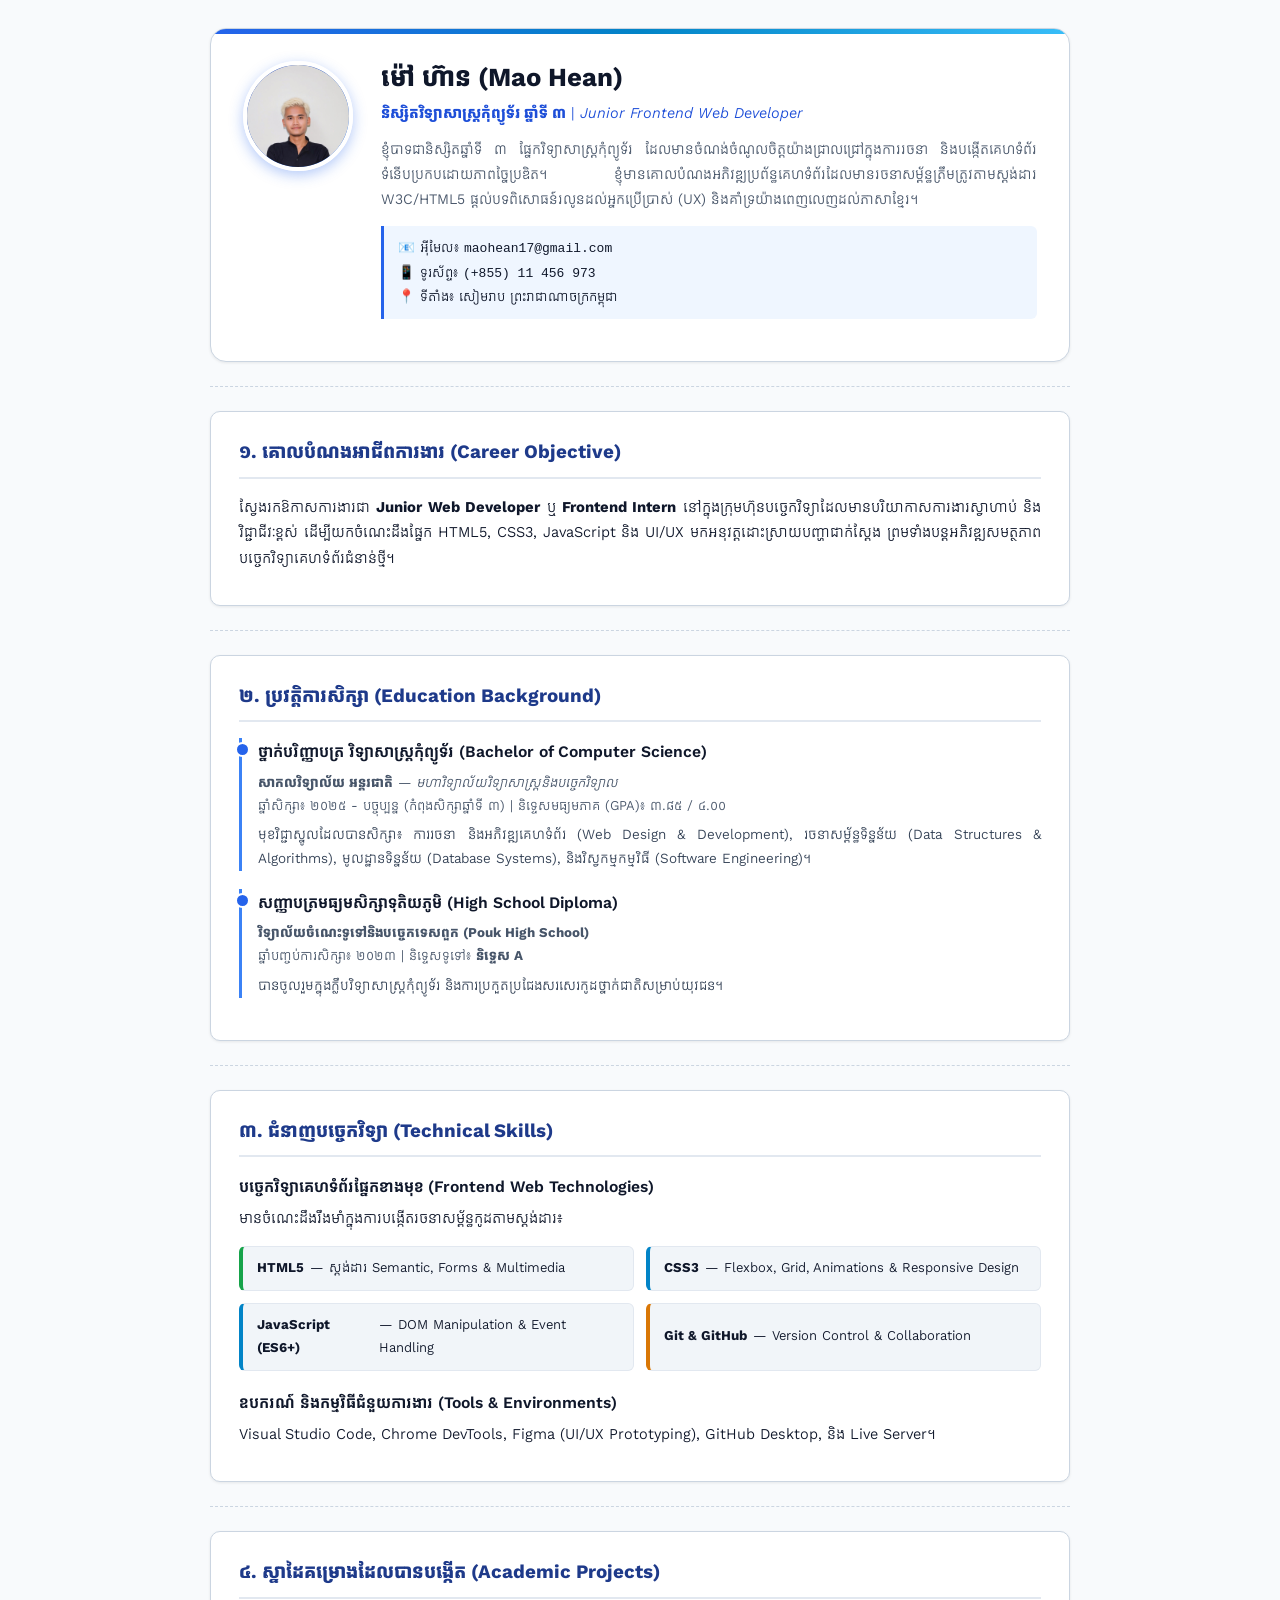
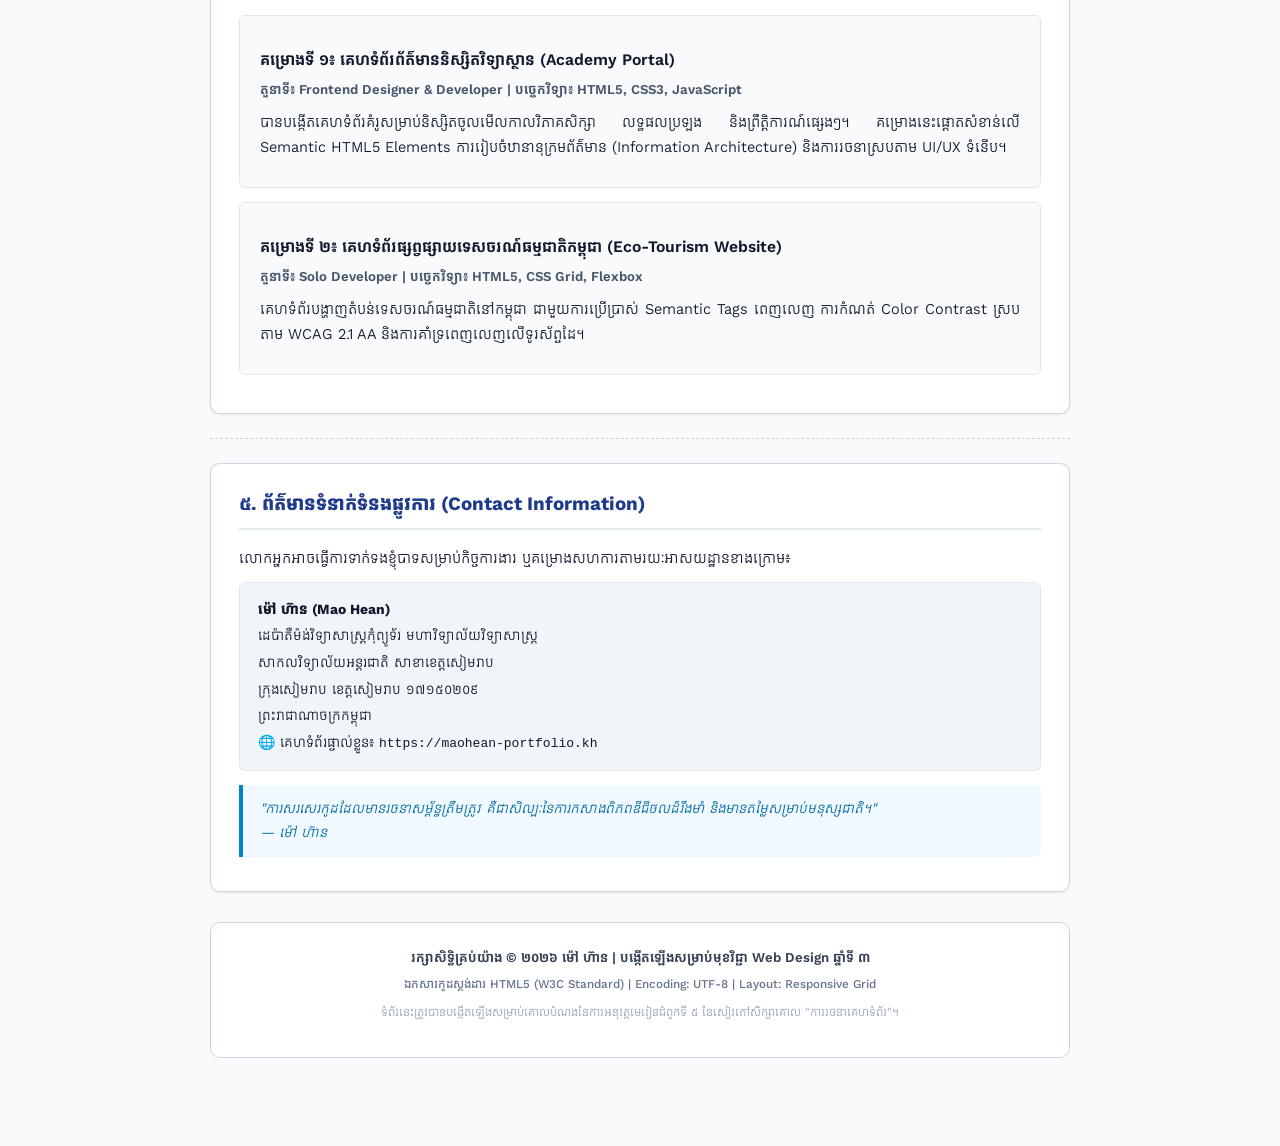
<file: Lap-Chapter5/index.html>
<!DOCTYPE html>
<!-- ========================================================================== -->
<!-- មុខវិជ្ជា៖ ការរចនាគេហទំព័រ (Web Design — Bachelor Year 3)                  -->
<!-- ម៉ូឌុល ០២៖ HTML5 Fundamentals | ជំពូកទី ៥៖ មូលដ្ឋានគ្រឹះ HTML5              -->
<!-- គម្រោងអនុវត្ត៖ គេហទំព័រប្រវត្តិរូបផ្ទាល់ខ្លួន (Personal Profile Website)       -->
<!-- ========================================================================== -->
<html lang="km" dir="ltr">
<head>
    <!-- ១. ការកំណត់តួអក្សរភាសាខ្មែរ និងអន្តរជាតិ (Unicode Character Encoding) -->
    <meta charset="UTF-8">

    <!-- ២. ការកំណត់ Viewport សម្រាប់ Responsive Web Design លើឧបករណ៍ចល័ត -->
    <meta name="viewport" content="width=device-width, initial-scale=1.0">

    <!-- ៣. ព័ត៌មាន Metadata សម្រាប់ Search Engines (SEO) -->
    <meta name="description" content="គេហទំព័រប្រវត្តិរូបផ្ទាល់ខ្លួនរបស់ ម៉ៅ ហ៊ាន និស្សិតព័ត៌មានវិទ្យាឆ្នាំទី៣ និងជាអ្នកអភិវឌ្ឍន៍គេហទំព័រ Frontend">
    <meta name="keywords" content="ម៉ៅ ហ៊ាន, Mao Hean, Web Developer, HTML5, CSS3, Personal Profile, Cambodia">
    <meta name="author" content="ម៉ៅ​ ហ៊ាន (Mao Hean)">

    <!-- ៤. ចំណងជើងទំព័រ (បង្ហាញលើ Browser Tab និង Google Search Results) -->
    <title>ប្រវត្តិរូបសង្ខេប | ម៉ៅ ហ៊ាន (Mao Hean) - Web Developer</title>

    <!-- ៥. ការភ្ជាប់ពុម្ពអក្សរខ្មែរ Google Fonts & Khmer Web Fonts -->
    <link rel="preconnect" href="https://fonts.googleapis.com">
    <link rel="preconnect" href="https://fonts.gstatic.com" crossorigin>
    <link href="https://fonts.googleapis.com/css2?family=Kantumruy+Pro:ital,wght@0,300;0,400;0,600;0,700;1,400&family=Siemreap&display=swap" rel="stylesheet">

    <!-- ៦. ការភ្ជាប់ឯកសាររចនាបថខាងក្រៅ (External CSS Stylesheet) -->
    <link rel="stylesheet" href="css/style.css">
</head>
<body id="top" class="standard-mode">

    <!-- ====================================================================== -->
    <!-- របារឧបករណ៍ជំនួយការសិក្សា (Interactive Learning HUD & Inspector Bar)      -->
    <!-- កំណត់ចំណាំ៖ របារនេះបង្កើតឡើងសម្រាប់ជួយសិស្សក្នុងការពិនិត្យ Tags និង Elements   -->
    <!-- ====================================================================== -->
    <!-- ប្រអប់ផ្ទុកខ្លឹមសារទាំងមូលនៃគេហទំព័រ (Main Container) -->
    <div class="container main-wrapper">

        <!-- ================================================================== -->
        <!-- ផ្នែកក្បាលទំព័រ និងប្រវត្តិរូបសង្ខេប (HEADER & HERO SECTION)             -->
        <!-- ================================================================== -->
        <header id="profile-header" class="profile-header-card" data-section="header">
            <div class="avatar-container">
                <!-- រូបតំណាងប្រវត្តិរូប (Profile Avatar) -->
                <div class="avatar-circle" title="រូបថតផ្លូវការរបស់ ម៉ៅ ហ៊ាន">
                    <img src="images/IMG_0281.JPG" alt="រូបថតផ្លូវការរបស់ ម៉ៅ ហ៊ាន" class="avatar-image">
                </div>
            </div>

            <div class="profile-intro">
                <!-- ចំណងជើងកម្រិត ១ (H1): ត្រូវមានត្រឹមតែ ១ គត់ក្នុងមួយទំព័រសម្រាប់ Main Subject -->
                <h1 class="candidate-name" id="main-heading">ម៉ៅ ហ៊ាន (Mao Hean)</h1>

                <!-- កថាខណ្ឌបង្ហាញមុខតំណែង និងជំនាញស្នូល -->
                <p class="candidate-role" title="មុខតំណែង និងកម្រិតសិក្សា">
                    <strong>និស្សិតវិទ្យាសាស្ត្រកុំព្យូទ័រ ឆ្នាំទី ៣</strong> | <em>Junior Frontend Web Developer</em>
                </p>

                <!-- កថាខណ្ឌពិពណ៌នាអំពីគោលដៅជីវិត និងចំណាប់អារម្មណ៍ -->
                <p class="candidate-bio">
                    ខ្ញុំបាទជានិស្សិតឆ្នាំទី ៣ ផ្នែកវិទ្យាសាស្ត្រកុំព្យូទ័រ ដែលមានចំណង់ចំណូលចិត្តយ៉ាងជ្រាលជ្រៅក្នុងការរចនា និងបង្កើតគេហទំព័រទំនើបប្រកបដោយភាពច្នៃប្រឌិត។ ខ្ញុំមានគោលបំណងអភិវឌ្ឍប្រព័ន្ធគេហទំព័រដែលមានរចនាសម្ព័ន្ធត្រឹមត្រូវតាមស្តង់ដារ W3C/HTML5 ផ្តល់បទពិសោធន៍រលូនដល់អ្នកប្រើប្រាស់ (UX) និងគាំទ្រយ៉ាងពេញលេញដល់ភាសាខ្មែរ។
                </p>

                <!-- ព័ត៌មានទាក់ទងរហ័ស ដោយប្រើ Tag <br> សម្រាប់ចុះបន្ទាត់សមស្រប -->
                <p class="quick-contact">
                    📧 អ៊ីមែល៖ <span class="code-font">maohean17@gmail.com</span><br>
                    📱 ទូរស័ព្ទ៖ <span class="code-font">(+855) 11 456 973</span><br>
                    📍 ទីតាំង៖ សៀមរាប ព្រះរាជាណាចក្រកម្ពុជា
                </p>
            </div>
        </header>

        <!-- បន្ទាត់ខណ្ឌចែកផ្នែកប្រធានបទ (Thematic Break) -->
        <hr class="section-divider">

        <!-- ================================================================== -->
        <!-- ផ្នែកទី ១៖ គោលបំណងអាជីពការងារ (CAREER OBJECTIVE)                   -->
        <!-- ================================================================== -->
        <section id="objective" class="content-card" data-section="objective">
            <!-- ចំណងជើងកម្រិត ២ (H2): បែងចែកផ្នែកសំខាន់ៗ -->
            <h2 class="section-title">១. គោលបំណងអាជីពការងារ (Career Objective)</h2>

            <p>
                ស្វែងរកឱកាសការងារជា <strong>Junior Web Developer</strong> ឬ <strong>Frontend Intern</strong> នៅក្នុងក្រុមហ៊ុនបច្ចេកវិទ្យាដែលមានបរិយាកាសការងារស្វាហាប់ និងវិជ្ជាជីវៈខ្ពស់ ដើម្បីយកចំណេះដឹងផ្នែក HTML5, CSS3, JavaScript និង UI/UX មកអនុវត្តដោះស្រាយបញ្ហាជាក់ស្តែង ព្រមទាំងបន្តអភិវឌ្ឍសមត្ថភាពបច្ចេកវិទ្យាគេហទំព័រជំនាន់ថ្មី។
            </p>
        </section>

        <!-- បន្ទាត់ខណ្ឌចែកផ្នែកប្រធានបទ -->
        <hr class="section-divider">

        <!-- ================================================================== -->
        <!-- ផ្នែកទី ២៖ ប្រវត្តិការសិក្សា (EDUCATION)                              -->
        <!-- ================================================================== -->
        <section id="education" class="content-card" data-section="education">
            <h2 class="section-title">២. ប្រវត្តិការសិក្សា (Education Background)</h2>

            <!-- កម្រិតសិក្សាទី ១ ដោយប្រើ H3 -->
            <div class="timeline-item" data-degree="bachelor">
                <h3 class="item-title">ថ្នាក់បរិញ្ញាបត្រ វិទ្យាសាស្ត្រកុំព្យូទ័រ (Bachelor of Computer Science)</h3>
                <p class="item-meta">
                    <strong>សាកលវិទ្យាល័យ អន្ដរជាតិ</strong> — <em>មហាវិទ្យាល័យវិទ្យាសាស្ត្រនិងបច្ចេកវិទ្យាល</em><br>
                    ឆ្នាំសិក្សា៖ ២០២៥ - បច្ចុប្បន្ន (កំពុងសិក្សាឆ្នាំទី ៣) | និទ្ទេសមធ្យមភាគ (GPA)៖ ៣.៨៥ / ៤.០០
                </p>
                <p class="item-desc">
                    មុខវិជ្ជាស្នូលដែលបានសិក្សា៖ ការរចនា និងអភិវឌ្ឍគេហទំព័រ (Web Design & Development), រចនាសម្ព័ន្ធទិន្នន័យ (Data Structures & Algorithms), មូលដ្ឋានទិន្នន័យ (Database Systems), និងវិស្វកម្មកម្មវិធី (Software Engineering)។
                </p>
            </div>

            <!-- កម្រិតសិក្សាទី ២ ដោយប្រើ H3 -->
            <div class="timeline-item" data-degree="highschool">
                <h3 class="item-title">សញ្ញាបត្រមធ្យមសិក្សាទុតិយភូមិ (High School Diploma)</h3>
                <p class="item-meta">
                    <strong>វិទ្យាល័យចំណេះទូទៅនិងបច្ចេកទេសពួក (Pouk High School)</strong><br>
                    ឆ្នាំបញ្ចប់ការសិក្សា៖ ២០២៣ | និទ្ទេសទូទៅ៖ <strong>និទ្ទេស A</strong>
                </p>
                <p class="item-desc">
                    បានចូលរួមក្នុងក្លឹបវិទ្យាសាស្ត្រកុំព្យូទ័រ និងការប្រកួតប្រជែងសរសេរកូដថ្នាក់ជាតិសម្រាប់យុវជន។
                </p>
            </div>
        </section>

        <!-- បន្ទាត់ខណ្ឌចែកផ្នែកប្រធានបទ -->
        <hr class="section-divider">

        <!-- ================================================================== -->
        <!-- ផ្នែកទី ៣៖ ជំនាញបច្ចេកទេស (TECHNICAL SKILLS)                         -->
        <!-- ================================================================== -->
        <section id="skills" class="content-card" data-section="skills">
            <h2 class="section-title">៣. ជំនាញបច្ចេកវិទ្យា (Technical Skills)</h2>

            <!-- ចំណងជើងរងកម្រិត ៣ (H3) -->
            <h3 class="sub-title">បច្ចេកវិទ្យាគេហទំព័រផ្នែកខាងមុខ (Frontend Web Technologies)</h3>
            <p>
                មានចំណេះដឹងរឹងមាំក្នុងការបង្កើតរចនាសម្ព័ន្ធកូដតាមស្តង់ដារ៖
            </p>
            <div class="skills-grid">
                <div class="skill-badge" data-level="advanced" title="កម្រិតស្ទាត់ជំនាញខ្ពស់">
                    <strong>HTML5</strong> — ស្តង់ដារ Semantic, Forms & Multimedia
                </div>
                <div class="skill-badge" data-level="intermediate" title="កម្រិតមធ្យម">
                    <strong>CSS3</strong> — Flexbox, Grid, Animations & Responsive Design
                </div>
                <div class="skill-badge" data-level="intermediate" title="កម្រិតមធ្យម">
                    <strong>JavaScript (ES6+)</strong> — DOM Manipulation & Event Handling
                </div>
                <div class="skill-badge" data-level="beginner" title="កម្រិតមូលដ្ឋាន">
                    <strong>Git & GitHub</strong> — Version Control & Collaboration
                </div>
            </div>

            <h3 class="sub-title">ឧបករណ៍ និងកម្មវិធីជំនួយការងារ (Tools & Environments)</h3>
            <p>
                Visual Studio Code, Chrome DevTools, Figma (UI/UX Prototyping), GitHub Desktop, និង Live Server។
            </p>
        </section>

        <!-- បន្ទាត់ខណ្ឌចែកផ្នែកប្រធានបទ -->
        <hr class="section-divider">

        <!-- ================================================================== -->
        <!-- ផ្នែកទី ៤៖ គម្រោងស្នាដៃជាក់ស្តែង (FEATURED PROJECTS)                 -->
        <!-- ================================================================== -->
        <section id="projects" class="content-card" data-section="projects">
            <h2 class="section-title">៤. ស្នាដៃគម្រោងដែលបានបង្កើត (Academic Projects)</h2>

            <!-- គម្រោងទី ១ -->
            <article class="project-box" data-category="frontend">
                <h3 class="item-title">គម្រោងទី ១៖ គេហទំព័រព័ត៌មាននិស្សិតវិទ្យាស្ថាន (Academy Portal)</h3>
                <!-- កម្រិតចំណងជើងរងទី ៤ (H4) -->
                <h4 class="project-subheading">តួនាទី៖ Frontend Designer & Developer | បច្ចេកវិទ្យា៖ HTML5, CSS3, JavaScript</h4>
                <p>
                    បានបង្កើតគេហទំព័រគំរូសម្រាប់និស្សិតចូលមើលកាលវិភាគសិក្សា លទ្ធផលប្រឡង និងព្រឹត្តិការណ៍ផ្សេងៗ។ គម្រោងនេះផ្តោតសំខាន់លើ Semantic HTML5 Elements ការរៀបចំឋានានុក្រមព័ត៌មាន (Information Architecture) និងការរចនាស្របតាម UI/UX ទំនើប។
                </p>
            </article>

            <!-- គម្រោងទី ២ -->
            <article class="project-box" data-category="ui-ux">
                <h3 class="item-title">គម្រោងទី ២៖ គេហទំព័រផ្សព្វផ្សាយទេសចរណ៍ធម្មជាតិកម្ពុជា (Eco-Tourism Website)</h3>
                <h4 class="project-subheading">តួនាទី៖ Solo Developer | បច្ចេកវិទ្យា៖ HTML5, CSS Grid, Flexbox</h4>
                <p>
                    គេហទំព័របង្ហាញតំបន់ទេសចរណ៍ធម្មជាតិនៅកម្ពុជា ជាមួយការប្រើប្រាស់ Semantic Tags ពេញលេញ ការកំណត់ Color Contrast ស្របតាម WCAG 2.1 AA និងការគាំទ្រពេញលេញលើទូរស័ព្ទដៃ។
                </p>
            </article>
        </section>

        <!-- បន្ទាត់ខណ្ឌចែកផ្នែកប្រធានបទ -->
        <hr class="section-divider">

        <!-- ================================================================== -->
        <!-- ផ្នែកទី ៥៖ ព័ត៌មានលម្អិតទំនាក់ទំនង (CONTACT & ADDRESS)               -->
        <!-- ================================================================== -->
        <section id="contact" class="content-card" data-section="contact">
            <h2 class="section-title">៥. ព័ត៌មានទំនាក់ទំនងផ្លូវការ (Contact Information)</h2>

            <p>
                លោកអ្នកអាចធ្វើការទាក់ទងខ្ញុំបាទសម្រាប់កិច្ចការងារ ឬគម្រោងសហការតាមរយៈអាសយដ្ឋានខាងក្រោម៖
            </p>

            <!-- ការប្រើប្រាស់ <address> និង <br> តាមស្តង់ដារត្រឹមត្រូវ -->
            <address class="contact-box">
                <strong>ម៉ៅ ហ៊ាន (Mao Hean)</strong><br>
                ដេប៉ាតឺម៉ង់វិទ្យាសាស្ត្រកុំព្យូទ័រ មហាវិទ្យាល័យវិទ្យាសាស្ត្រ<br>
                សាកលវិទ្យាល័យអន្ដរជាតិ សាខាខេត្ដសៀមរាប<br>
                ក្រុងសៀមរាប ខេត្ដសៀមរាប ១៧១៥០២០៩<br>
                ព្រះរាជាណាចក្រកម្ពុជា<br>
                🌐 គេហទំព័រផ្ទាល់ខ្លួន៖ <span class="code-font">https://maohean-portfolio.kh</span>
            </address>

            <!-- សម្រង់ពាក្យស្លោកផ្ទាល់ខ្លួន ដោយប្រើ <p>, <em>, និង <br> -->
            <p class="quote-box">
                <em>"ការសរសេរកូដដែលមានរចនាសម្ព័ន្ធត្រឹមត្រូវ គឺជាសិល្បៈនៃការកសាងពិភពឌីជីថលដ៏រឹងមាំ និងមានតម្លៃសម្រាប់មនុស្សជាតិ។"<br>
                — ម៉ៅ​ ហ៊ាន</em>
            </p>
        </section>

        <!-- ================================================================== -->
        <!-- ផ្នែកបាតទំព័រ (PAGE FOOTER)                                         -->
        <!-- ================================================================== -->
        <footer id="page-footer" class="profile-footer">
            <!-- ចំណងជើងកម្រិត ៥ (H5): សេចក្តីជូនដំណឹងរក្សាសិទ្ធិ -->
            <h5 class="footer-title">រក្សាសិទ្ធិគ្រប់យ៉ាង © ២០២៦ ម៉ៅ ហ៊ាន | បង្កើតឡើងសម្រាប់មុខវិជ្ជា Web Design ឆ្នាំទី ៣</h5>

            <!-- ចំណងជើងកម្រិត ៦ (H6): កំណែទម្រង់ និងលក្ខខណ្ឌបច្ចេកទេស -->
            <h6 class="footer-version">
                ឯកសារកូដស្តង់ដារ HTML5 (W3C Standard) | Encoding: UTF-8 | Layout: Responsive Grid
            </h6>

            <p class="footer-note">
                ទំព័រនេះត្រូវបានបង្កើតឡើងសម្រាប់គោលបំណងនៃការអនុវត្តមេរៀនជំពូកទី ៥ នៃសៀវភៅសិក្សាគោល "ការរចនាគេហទំព័រ"។
            </p>
        </footer>

    </div> <!-- បញ្ចប់ .container -->

    <!-- ====================================================================== -->
    <!-- ផ្ទាំង MODAL សម្រាប់បង្ហាញកូដដើម និងការត្រួតពិនិត្យ (MODALS)             -->
    <!-- ====================================================================== -->
    <!-- Modal ១៖ មើលកូដ HTML ដើម -->
    <div id="modal-source" class="modal-overlay" hidden>
        <div class="modal-dialog">
            <div class="modal-header">
                <h3>កូដ HTML5 ដើមនៃទំព័រនេះ (Raw HTML Source)</h3>
                <button type="button" class="btn-close-modal" aria-label="Close Modal">&times;</button>
            </div>
            <div class="modal-body">
                <p class="modal-help">
                    នេះជាកូដ HTML5 ស្តង់ដារដែលត្រូវបានសរសេរយ៉ាងត្រឹមត្រូវតាមរចនាសម្ព័ន្ធមេរៀនជំពូកទី ៥៖
                </p>
                <pre class="code-viewer"><code id="code-content"></code></pre>
            </div>
            <div class="modal-footer">
                <button type="button" id="btn-copy-code" class="btn-secondary">📋 ចម្លងកូដ (Copy Code)</button>
                <button type="button" class="btn-primary btn-close-modal">យល់ព្រម (Close)</button>
            </div>
        </div>
    </div>

    <!-- Modal ២៖ ការផ្ទៀងផ្ទាត់ស្តង់ដារ HTML5 (Validator Checklist) -->
    <div id="modal-validate" class="modal-overlay" hidden>
        <div class="modal-dialog">
            <div class="modal-header">
                <h3>ការផ្ទៀងផ្ទាត់ស្តង់ដារ HTML5 (W3C Standards Checklist)</h3>
                <button type="button" class="btn-close-modal" aria-label="Close Modal">&times;</button>
            </div>
            <div class="modal-body">
                <ul class="validation-list" id="validation-checklist">
                    <!-- Dynamic Checklist items injected by app.js -->
                </ul>
            </div>
            <div class="modal-footer">
                <button type="button" class="btn-primary btn-close-modal">បិទផ្ទាំង (Close)</button>
            </div>
        </div>
    </div>

    <!-- Modal ៣៖ រចនាសម្ព័ន្ធដើមឈើ DOM Tree -->
    <div id="modal-dom" class="modal-overlay" hidden>
        <div class="modal-dialog">
            <div class="modal-header">
                <h3>រចនាសម្ព័ន្ធដើមឈើ DOM Tree (DOM Hierarchy)</h3>
                <button type="button" class="btn-close-modal" aria-label="Close Modal">&times;</button>
            </div>
            <div class="modal-body">
                <p class="modal-help">
                    ឋានានុក្រមនៃឯកសារបច្ចុប្បន្ន ចាប់ពី Root Element <code>&lt;html&gt;</code> រហូតដល់ស្លឹកឈើ (Leaf Elements)៖
                </p>
                <div class="dom-tree-view" id="dom-tree-container">
                    <!-- Dynamic Tree populated by app.js -->
                </div>
            </div>
            <div class="modal-footer">
                <button type="button" class="btn-primary btn-close-modal">បិទផ្ទាំង (Close)</button>
            </div>
        </div>
    </div>

    <!-- ៧. ការភ្ជាប់ឯកសារ JavaScript ខាងក្រៅ -->
    <!-- <script src="js/app.js"></script> -->
</body>
</html>
</file>
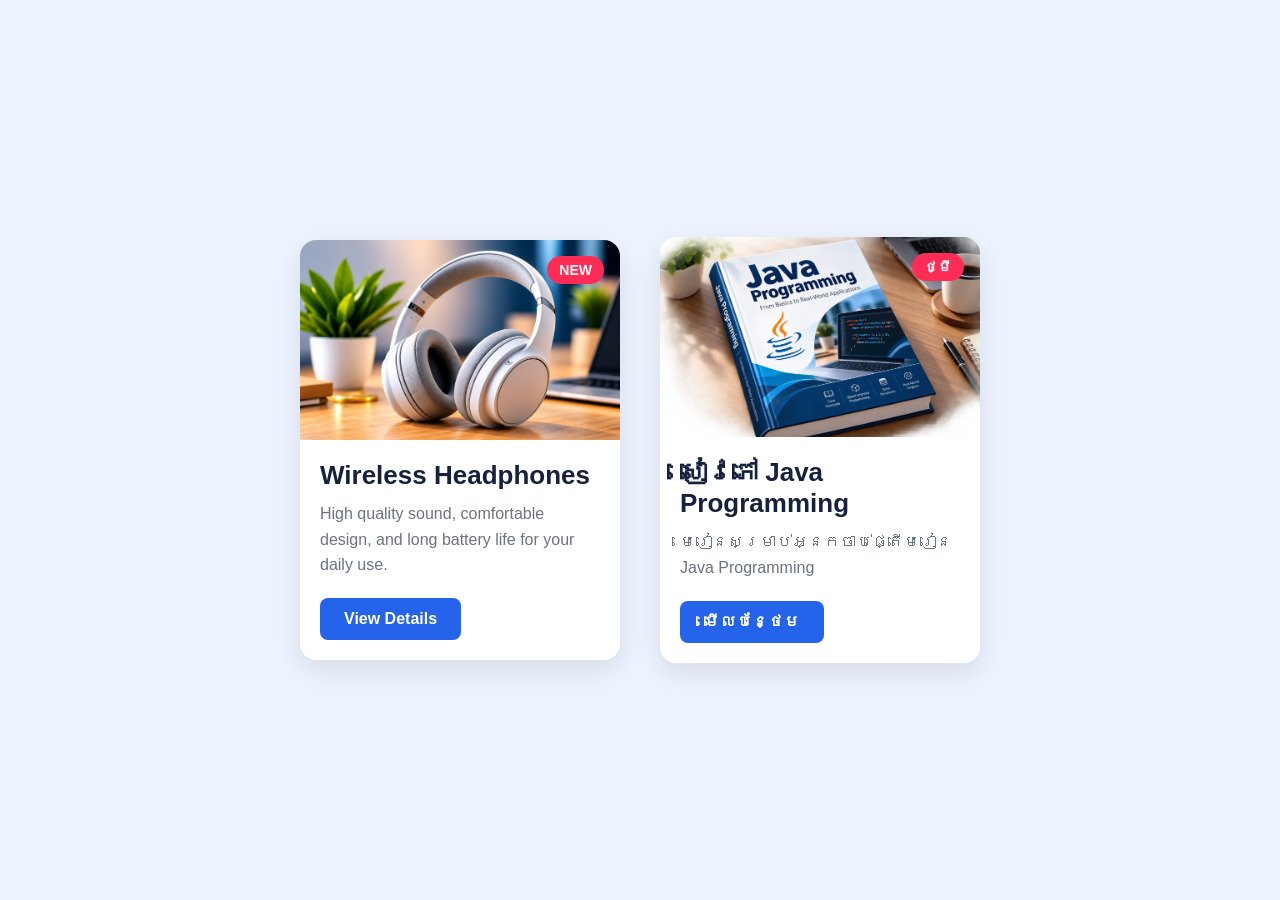
<file: Web design 101/index.html>
<!DOCTYPE html>
<html lang="en">
<head>
    <meta charset="UTF-8">
    <meta name="viewport" content="width=device-width, initial-scale=1.0">

    <title>Modern Product Card</title>

    <!-- CSS -->
    <link rel="stylesheet" href="css/style.css">
</head>

<body>

    <div class="product-card">
        <!-- Product Image -->
        <div class="image-container">
            <img
                src="images/product.png"
                alt="Wireless Headphones"
            >
            <span class="badge">NEW</span>
        </div>

        <!-- Product Content -->
        <div class="content">
            <h2 class="title">
                Wireless Headphones
            </h2>
            <p class="description">
                High quality sound, comfortable design,
                and long battery life for your daily use.
            </p>
            <a href="#" class="btn">
                 View Details
            </a>
        </div>

    </div>

    <div class="product-card">
        <!-- Product Image -->
        <div class="image-container">
            <img
                src="images/java_programming.png"
                alt="Java Programming"
            >
            <span class="badge">ថ្មី</span>
        </div>

        <!-- Product Content -->
        <div class="content">
            <h2 class="title">
                សៀវភៅ Java Programming
            </h2>
            <p class="description">
                មេរៀន​សម្រាប់​អ្នក​ចាប់​ផ្តើម​រៀន Java Programming
            </p>
            <a href="#" class="btn">
                 មើល​បន្ថែម
            </a>
        </div>

    </div>

</body>
</html>
</file>
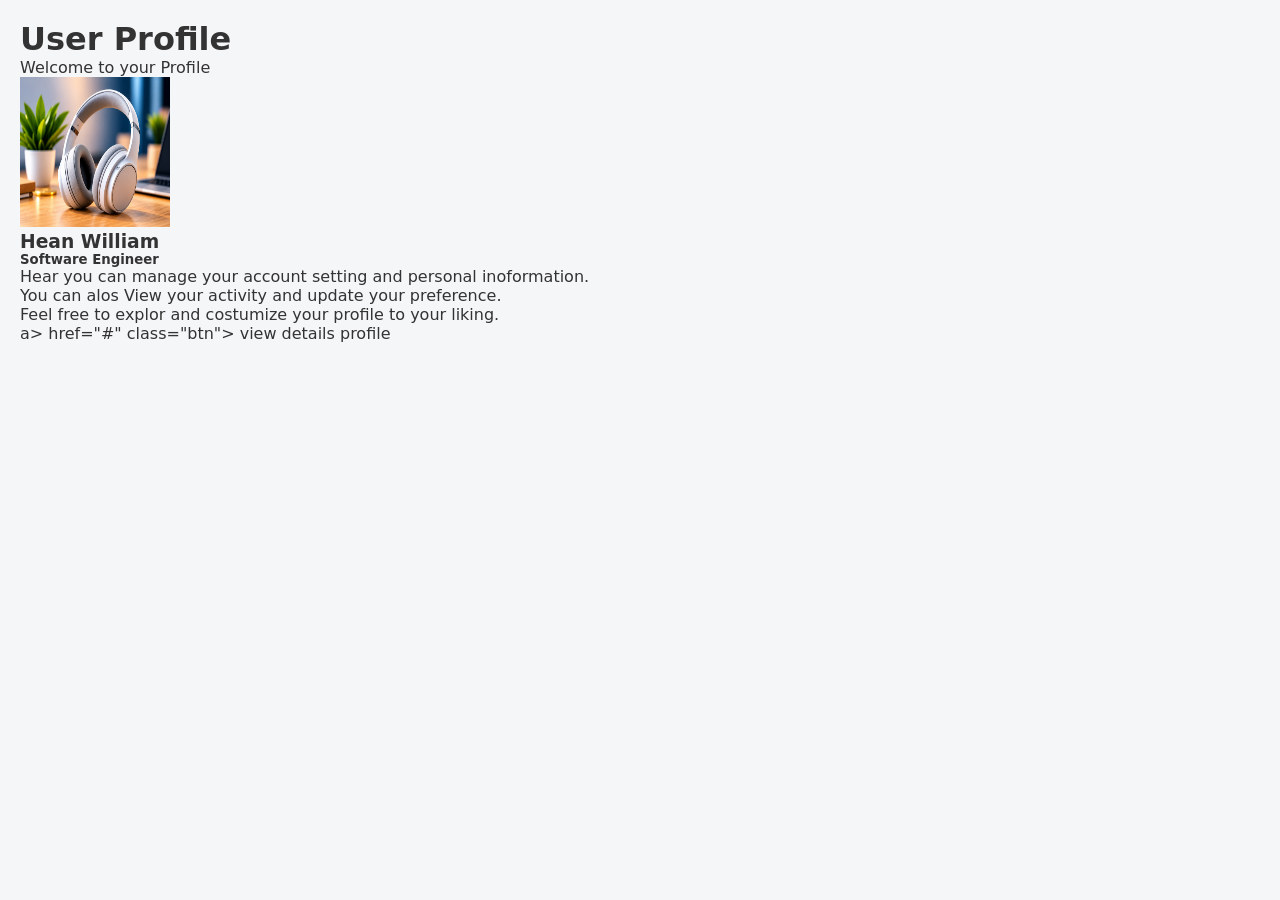
<file: Web design 101/profile.html>
<!DOCTYPE html>
<html lang="en">
<head>
    <meta charset="UTF-8">
    <meta name="viewport" content="width=<>, initial-scale=1.0">
    <title>User Profile</title>
    <style>
         * {
            box-sizing: border-box;
            margin: 0;
            padding: 0;
        }
        body {
            font-family: 'Inter', system-ui, -apple-system, sans-serif;
            background-color: #f4f6f8; /* Soft light gray background */
            color: #333;
            justify-content: center;
            align-items: center;
            min-height: 100vh;
            padding: 20px;
        }
        /* profile-container */
        .profile-container {
            width: 100%;
            max-width: 420px;
        }

        /* Page Header */
        .page-header {
            text-align: center;
            margin-bottom: 24px;
        }

        /* card */
        .card {
            background-color: #ffffff;
            border-radius: 20px;
            overflow: hidden;
            box-shadow: 0 10px 25px rgba(0, 0, 0, 0.05);
            transition: transform 0.3s ease, box-shadow 0.3s ease;
        }
        
    </style>
    
</head>
<body>
    
    <h1> User Profile</h1>
    <p>Welcome to your Profile</p>


    <img src="images/product.png" alt="Hean William" width="150" height="150">
    <h3>Hean William</h3>
    <h5>Software Engineer</h5>
    <p>Hear you can manage your account setting and personal inoformation.</p>
    <p>You can alos View your activity and update your preference.</p>
    <p>Feel free to explor and costumize your profile to your liking.<p>
     <!-- Add button view Details profile -->
      
    a> href="#" class="btn">
     view details profile
    </a>
    
</body>
</html>
</file>
<file: Lap-Chapter5/css/style.css>
/* ==========================================================================
   CSS Stylesheet for Chapter 05: Personal Profile Website
   Standard Font: Kantumruy Pro, Khmer OS Siemreap, sans-serif
   ========================================================================== */

:root {
    --primary: #2563eb;
    --primary-dark: #1d4ed8;
    --primary-light: #eff6ff;
    --accent: #0284c7;
    --text-main: #0f172a;
    --text-muted: #475569;
    --border-color: #cbd5e1;
    --bg-page: #f8fafc;
    --bg-card: #ffffff;
    --success: #16a34a;
    --warning: #d97706;
    --radius-sm: 6px;
    --radius-md: 10px;
    --radius-lg: 16px;
    --shadow-sm: 0 1px 3px rgba(0,0,0,0.08);
    --shadow-md: 0 4px 12px rgba(0,0,0,0.06);
    --shadow-lg: 0 12px 28px rgba(0,0,0,0.1);
}
.avatar-circle img.avatar-image {
    width: 100%;                /* រូបភាពពេញទទឹងរង្វង់ */
    height: 100%;               /* រូបភាពពេញកម្ពស់រង្វង់ */
    object-fit: cover;          /* កាត់រូបភាពឱ្យពេញទំហំរង្វង់ដោយរក្សាអត្រា Aspect Ratio */
    border-radius: 50%;         /* កោងជ្រុង 50% បង្កើតជារង្វង់មូលឥតខ្ចោះ */
}
* {
    box-sizing: border-box;
    margin: 0;
    padding: 0;
}

body {
    font-family: 'Kantumruy Pro', 'Khmer OS Siemreap', -apple-system, BlinkMacSystemFont, 'Segoe UI', Roboto, sans-serif;
    font-size: 15px;
    line-height: 1.7;
    color: var(--text-main);
    background-color: var(--bg-page);
    padding-bottom: 60px;
}

/* ==========================================================================
   Learning Tools HUD Panel (Floating Top)
   ========================================================================== */
.hud-panel {
    position: sticky;
    top: 0;
    z-index: 1000;
    background: #0f172a;
    color: #ffffff;
    padding: 10px 16px;
    box-shadow: 0 2px 10px rgba(0,0,0,0.25);
    border-bottom: 2px solid #3b82f6;
}

.hud-inner {
    max-width: 1000px;
    margin: 0 auto;
    display: flex;
    justify-content: space-between;
    align-items: center;
    flex-wrap: wrap;
    gap: 12px;
}

.hud-brand {
    display: flex;
    align-items: center;
    gap: 10px;
    font-size: 14px;
}

.badge-chapter {
    background: #2563eb;
    color: #ffffff;
    padding: 2px 8px;
    border-radius: 4px;
    font-size: 11px;
    font-weight: 700;
}

.hud-controls {
    display: flex;
    gap: 8px;
    flex-wrap: wrap;
}

.hud-btn {
    background: #1e293b;
    color: #f1f5f9;
    border: 1px solid #334155;
    padding: 6px 12px;
    border-radius: var(--radius-sm);
    font-family: inherit;
    font-size: 12.5px;
    font-weight: 600;
    cursor: pointer;
    transition: all 0.2s ease;
}

.hud-btn:hover {
    background: #334155;
    border-color: #64748b;
}

.hud-btn.active {
    background: #2563eb;
    border-color: #60a5fa;
    color: #ffffff;
}

.hud-btn.highlight {
    background: #0ea5e9;
    border-color: #38bdf8;
    color: #ffffff;
}

.hud-btn.highlight:hover {
    background: #0284c7;
}

/* ==========================================================================
   Main Container Layout
   ========================================================================== */
.container {
    max-width: 900px;
    margin: 28px auto;
    padding: 0 20px;
}

.main-wrapper {
    display: flex;
    flex-direction: column;
    gap: 20px;
}

/* ==========================================================================
   Profile Header & Hero Section
   ========================================================================== */
.profile-header-card {
    background: var(--bg-card);
    border: 1px solid var(--border-color);
    border-radius: var(--radius-lg);
    padding: 32px;
    display: flex;
    gap: 28px;
    align-items: flex-start;
    box-shadow: var(--shadow-sm);
    position: relative;
    overflow: hidden;
}

.profile-header-card::before {
    content: '';
    position: absolute;
    top: 0;
    left: 0;
    right: 0;
    height: 5px;
    background: linear-gradient(90deg, #2563eb, #0284c7, #38bdf8);
}

.avatar-circle {
    width: 110px;
    height: 110px;
    border-radius: 50%;
    background: linear-gradient(135deg, #1e40af, #3b82f6);
    color: #ffffff;
    display: flex;
    align-items: center;
    justify-content: center;
    font-size: 36px;
    font-weight: 700;
    letter-spacing: 1px;
    box-shadow: 0 4px 14px rgba(37, 99, 235, 0.35);
    flex-shrink: 0;
    border: 4px solid #ffffff;
}

.profile-intro {
    flex: 1;
}

/* H1: Main Heading */
h1.candidate-name {
    font-size: 26px;
    font-weight: 700;
    color: var(--text-main);
    line-height: 1.3;
    margin-bottom: 6px;
}

.candidate-role {
    font-size: 15px;
    color: var(--primary-dark);
    margin-bottom: 12px;
}

.candidate-bio {
    font-size: 14.5px;
    color: var(--text-muted);
    text-align: justify;
    margin-bottom: 14px;
}

.quick-contact {
    font-size: 13.5px;
    background: var(--primary-light);
    border-left: 3px solid var(--primary);
    padding: 10px 14px;
    border-radius: 0 var(--radius-sm) var(--radius-sm) 0;
    color: var(--text-main);
    line-height: 1.8;
}

/* ==========================================================================
   Content Cards & Typography Hierarchy
   ========================================================================== */
.content-card {
    background: var(--bg-card);
    border: 1px solid var(--border-color);
    border-radius: var(--radius-md);
    padding: 24px 28px;
    box-shadow: var(--shadow-sm);
}

/* H2: Section Titles */
h2.section-title {
    font-size: 19px;
    font-weight: 700;
    color: #1e3a8a;
    border-bottom: 2px solid #e2e8f0;
    padding-bottom: 8px;
    margin-bottom: 16px;
}

/* H3: Item Titles */
h3.item-title, h3.sub-title {
    font-size: 16px;
    font-weight: 600;
    color: #0f172a;
    margin-top: 14px;
    margin-bottom: 6px;
}

/* H4: Project Subheadings */
h4.project-subheading {
    font-size: 13.5px;
    font-weight: 600;
    color: #475569;
    margin-bottom: 8px;
}

/* H5 & H6: Footer Titles */
h5.footer-title {
    font-size: 13.5px;
    font-weight: 600;
    color: #334155;
    margin-bottom: 4px;
}

h6.footer-version {
    font-size: 12px;
    font-weight: 500;
    color: #64748b;
    margin-bottom: 8px;
}

p {
    margin-bottom: 10px;
    text-align: justify;
}

.section-divider {
    border: none;
    border-top: 1px dashed #cbd5e1;
    margin: 4px 0;
}

/* ==========================================================================
   Timeline Items (Education)
   ========================================================================== */
.timeline-item {
    padding-left: 16px;
    border-left: 3px solid #3b82f6;
    margin-bottom: 18px;
    position: relative;
}

.timeline-item::before {
    content: '';
    position: absolute;
    left: -7px;
    top: 4px;
    width: 11px;
    height: 11px;
    border-radius: 50%;
    background: #2563eb;
    border: 2px solid #ffffff;
}

.item-meta {
    font-size: 13.5px;
    color: #475569;
    margin-bottom: 6px;
}

.item-desc {
    font-size: 14px;
    color: #334155;
}

/* ==========================================================================
   Skills Grid & Badges
   ========================================================================== */
.skills-grid {
    display: grid;
    grid-template-columns: repeat(auto-fit, minmax(260px, 1fr));
    gap: 12px;
    margin: 14px 0 18px;
}

.skill-badge {
    background: #f1f5f9;
    border: 1px solid #e2e8f0;
    border-radius: var(--radius-sm);
    padding: 10px 14px;
    font-size: 13.5px;
    display: flex;
    align-items: center;
    gap: 6px;
}

.skill-badge[data-level="advanced"] {
    border-left: 4px solid #16a34a;
}

.skill-badge[data-level="intermediate"] {
    border-left: 4px solid #0284c7;
}

.skill-badge[data-level="beginner"] {
    border-left: 4px solid #d97706;
}

/* ==========================================================================
   Featured Projects Articles
   ========================================================================== */
.project-box {
    background: #f8fafc;
    border: 1px solid #e2e8f0;
    border-radius: var(--radius-sm);
    padding: 16px 20px;
    margin-bottom: 14px;
}

.project-box:hover {
    border-color: #cbd5e1;
    background: #ffffff;
}

/* ==========================================================================
   Contact Box & Quotes
   ========================================================================== */
address.contact-box {
    font-style: normal;
    background: #f1f5f9;
    border: 1px solid #e2e8f0;
    border-radius: var(--radius-sm);
    padding: 14px 18px;
    margin-top: 10px;
    margin-bottom: 14px;
    line-height: 1.9;
    font-size: 14px;
}

.quote-box {
    font-size: 14px;
    border-left: 4px solid #0284c7;
    background: #f0f9ff;
    padding: 12px 18px;
    border-radius: 0 var(--radius-sm) var(--radius-sm) 0;
    color: #0369a1;
}

.code-font {
    font-family: 'Consolas', 'Courier New', monospace;
    font-size: 13px;
    color: #0f172a;
}

/* ==========================================================================
   Footer
   ========================================================================== */
.profile-footer {
    text-align: center;
    padding: 24px;
    background: #ffffff;
    border: 1px solid var(--border-color);
    border-radius: var(--radius-md);
    margin-top: 10px;
}

.footer-note {
    font-size: 12px;
    color: #94a3b8;
    margin-top: 6px;
    text-align: center;
}

/* ==========================================================================
   TAG INSPECTOR OVERLAY MODE (Show Tags)
   When active, displays tag name badge on every element!
   ========================================================================== */
body.show-tags .profile-header-card,
body.show-tags .content-card,
body.show-tags section,
body.show-tags header,
body.show-tags footer,
body.show-tags article,
body.show-tags h1,
body.show-tags h2,
body.show-tags h3,
body.show-tags h4,
body.show-tags h5,
body.show-tags h6,
body.show-tags p,
body.show-tags address,
body.show-tags hr {
    position: relative;
    outline: 1.5px dashed rgba(37, 99, 235, 0.4);
    outline-offset: 2px;
}

body.show-tags [data-tag]::after {
    content: '<' attr(data-tag) '>';
    position: absolute;
    top: -10px;
    right: 8px;
    background: #1e40af;
    color: #ffffff;
    font-family: 'Consolas', monospace;
    font-size: 10px;
    padding: 1px 6px;
    border-radius: 3px;
    font-weight: 700;
    z-index: 10;
    box-shadow: 0 1px 3px rgba(0,0,0,0.2);
    pointer-events: none;
}

body.show-tags [data-tag="p"]::after { background: #0284c7; }
body.show-tags [data-tag="h1"]::after { background: #dc2626; font-size: 11px; }
body.show-tags [data-tag="h2"]::after { background: #ea580c; }
body.show-tags [data-tag="h3"]::after { background: #d97706; }
body.show-tags [data-tag="h4"]::after { background: #059669; }
body.show-tags [data-tag="h5"]::after { background: #4b5563; }
body.show-tags [data-tag="h6"]::after { background: #6b7280; }
body.show-tags [data-tag="section"]::after { background: #7c3aed; }
body.show-tags [data-tag="header"]::after { background: #4338ca; }
body.show-tags [data-tag="footer"]::after { background: #374151; }

/* ==========================================================================
   Modals (Source Code, DOM Tree, Validator)
   ========================================================================== */
.modal-overlay {
    position: fixed;
    top: 0;
    left: 0;
    right: 0;
    bottom: 0;
    background: rgba(15, 23, 42, 0.65);
    backdrop-filter: blur(4px);
    display: flex;
    align-items: center;
    justify-content: center;
    z-index: 2000;
    padding: 20px;
}

.modal-overlay[hidden] {
    display: none;
}

.modal-dialog {
    background: #ffffff;
    border-radius: var(--radius-lg);
    box-shadow: var(--shadow-lg);
    width: 100%;
    max-width: 820px;
    max-height: 85vh;
    display: flex;
    flex-direction: column;
    overflow: hidden;
    animation: modalSlide 0.25s ease-out;
}

@keyframes modalSlide {
    from { transform: translateY(20px); opacity: 0; }
    to { transform: translateY(0); opacity: 1; }
}

.modal-header {
    display: flex;
    justify-content: space-between;
    align-items: center;
    padding: 16px 24px;
    border-bottom: 1px solid #e2e8f0;
    background: #f8fafc;
}

.modal-header h3 {
    font-size: 16px;
    color: #0f172a;
}

.btn-close-modal {
    background: transparent;
    border: none;
    font-size: 24px;
    line-height: 1;
    color: #64748b;
    cursor: pointer;
}

.btn-close-modal:hover {
    color: #0f172a;
}

.modal-body {
    padding: 20px 24px;
    overflow-y: auto;
    flex: 1;
}

.modal-help {
    font-size: 13.5px;
    color: #475569;
    margin-bottom: 14px;
}

.modal-footer {
    padding: 12px 24px;
    border-top: 1px solid #e2e8f0;
    background: #f8fafc;
    display: flex;
    justify-content: flex-end;
    gap: 10px;
}

.btn-primary {
    background: #2563eb;
    color: #ffffff;
    border: none;
    padding: 8px 18px;
    border-radius: var(--radius-sm);
    font-family: inherit;
    font-size: 13.5px;
    font-weight: 600;
    cursor: pointer;
}

.btn-primary:hover {
    background: #1d4ed8;
}

.btn-secondary {
    background: #e2e8f0;
    color: #1e293b;
    border: none;
    padding: 8px 18px;
    border-radius: var(--radius-sm);
    font-family: inherit;
    font-size: 13.5px;
    font-weight: 600;
    cursor: pointer;
}

.btn-secondary:hover {
    background: #cbd5e1;
}

/* Code Viewer Pre */
pre.code-viewer {
    background: #ffffff;
    border: 1px solid #e2e8f0;
    border-radius: var(--radius-sm);
    padding: 16px;
    font-family: 'Consolas', monospace;
    font-size: 12.5px;
    line-height: 1.55;
    color: #0f172a;
    overflow-x: auto;
    max-height: 480px;
}

/* Validation Checklist */
.validation-list {
    list-style: none;
    display: flex;
    flex-direction: column;
    gap: 10px;
}

.val-item {
    display: flex;
    align-items: flex-start;
    gap: 12px;
    padding: 10px 14px;
    border-radius: var(--radius-sm);
    background: #f8fafc;
    border: 1px solid #e2e8f0;
    font-size: 13.5px;
}

.val-item.passed {
    border-left: 4px solid #16a34a;
}

.val-icon {
    font-size: 16px;
}

.val-content strong {
    color: #0f172a;
    display: block;
    margin-bottom: 2px;
}

.val-content span {
    color: #475569;
    font-size: 12.5px;
}

/* DOM Tree View */
.dom-tree-view {
    font-family: 'Consolas', monospace;
    font-size: 13px;
    line-height: 1.8;
    background: #ffffff;
    border: 1px solid #e2e8f0;
    border-radius: var(--radius-sm);
    padding: 16px;
    overflow-x: auto;
}

.dom-node {
    margin-left: 20px;
    position: relative;
}

.dom-node::before {
    content: '├─ ';
    color: #94a3b8;
}

.dom-node-tag {
    color: #2563eb;
    font-weight: 700;
}

.dom-node-attr {
    color: #b91c1c;
    font-size: 11.5px;
}

.dom-node-text {
    color: #475569;
    font-style: italic;
    font-size: 11.5px;
}

/* ==========================================================================
   Responsive Adaptations
   ========================================================================== */
@media (max-width: 680px) {
    .profile-header-card {
        flex-direction: column;
        align-items: center;
        text-align: center;
        padding: 24px 18px;
    }

    .candidate-bio {
        text-align: left;
    }

    .hud-inner {
        flex-direction: column;
        align-items: stretch;
    }

    .hud-controls {
        justify-content: center;
    }
}
</file>
<file: Web design 101/css/style.css>
/* =========================
   Global Styles
========================= */

* {
    margin: 0;
    padding: 0;
    box-sizing: border-box;
}

body {
    min-height: 100vh;
    display: flex;
    justify-content: center;
    align-items: center;
    background: #eef4ff;
    font-family: "Kantomruy Pro", sans-serif;
}


/* =========================
   Product Card
========================= */

.product-card {
    width: 320px;
    background: #ffffff;
    border-radius: 16px;
    overflow: hidden;
    box-shadow:
        0 10px 30px rgba(0, 0, 0, 0.10);

    transition:
        transform 0.3s ease,
        box-shadow 0.3s ease;
    margin: 20px;
}


/* Hover Effect */

.product-card:hover {
    transform: translateY(-5px);
    box-shadow:
        0 15px 40px rgba(0, 0, 0, 0.15);
}


/* =========================
   Product Image
========================= */

.image-container {
    position: relative;
    width: 100%;
    height: 200px;
}

.image-container img {
    width: 100%;
    height: 100%;
    display: block;
    object-fit: cover;
}


/* =========================
   New Badge
========================= */

.badge {
    position: absolute;
    top: 16px;
    right: 16px;
    padding: 6px 12px;
    background: #ff2d55;
    color: white;
    border-radius: 20px;
    font-size: 14px;
    font-weight: bold;
}


/* =========================
   Product Content
========================= */

.content {
    padding: 20px;
}


/* Heading */

.title {
    margin-bottom: 10px;
    color: #16213e;
    font-size: 26px;
}


/* Paragraph */

.description {
    margin-bottom: 20px;
    color: #6b7280;
    font-size: 16px;
    line-height: 1.6;
}


/* =========================
   Button
========================= */

.btn {
    display: inline-block;
    padding: 12px 24px;
    background: #2563eb;
    color: white;
    border-radius: 8px;
    text-decoration: none;
    font-size: 16px;
    font-weight: bold;
    transition:
        background 0.3s ease,
        transform 0.2s ease;
}


/* Button Hover */

.btn:hover {
    background: #1d4ed8;
    transform: translateY(-2px);
}
</file>
